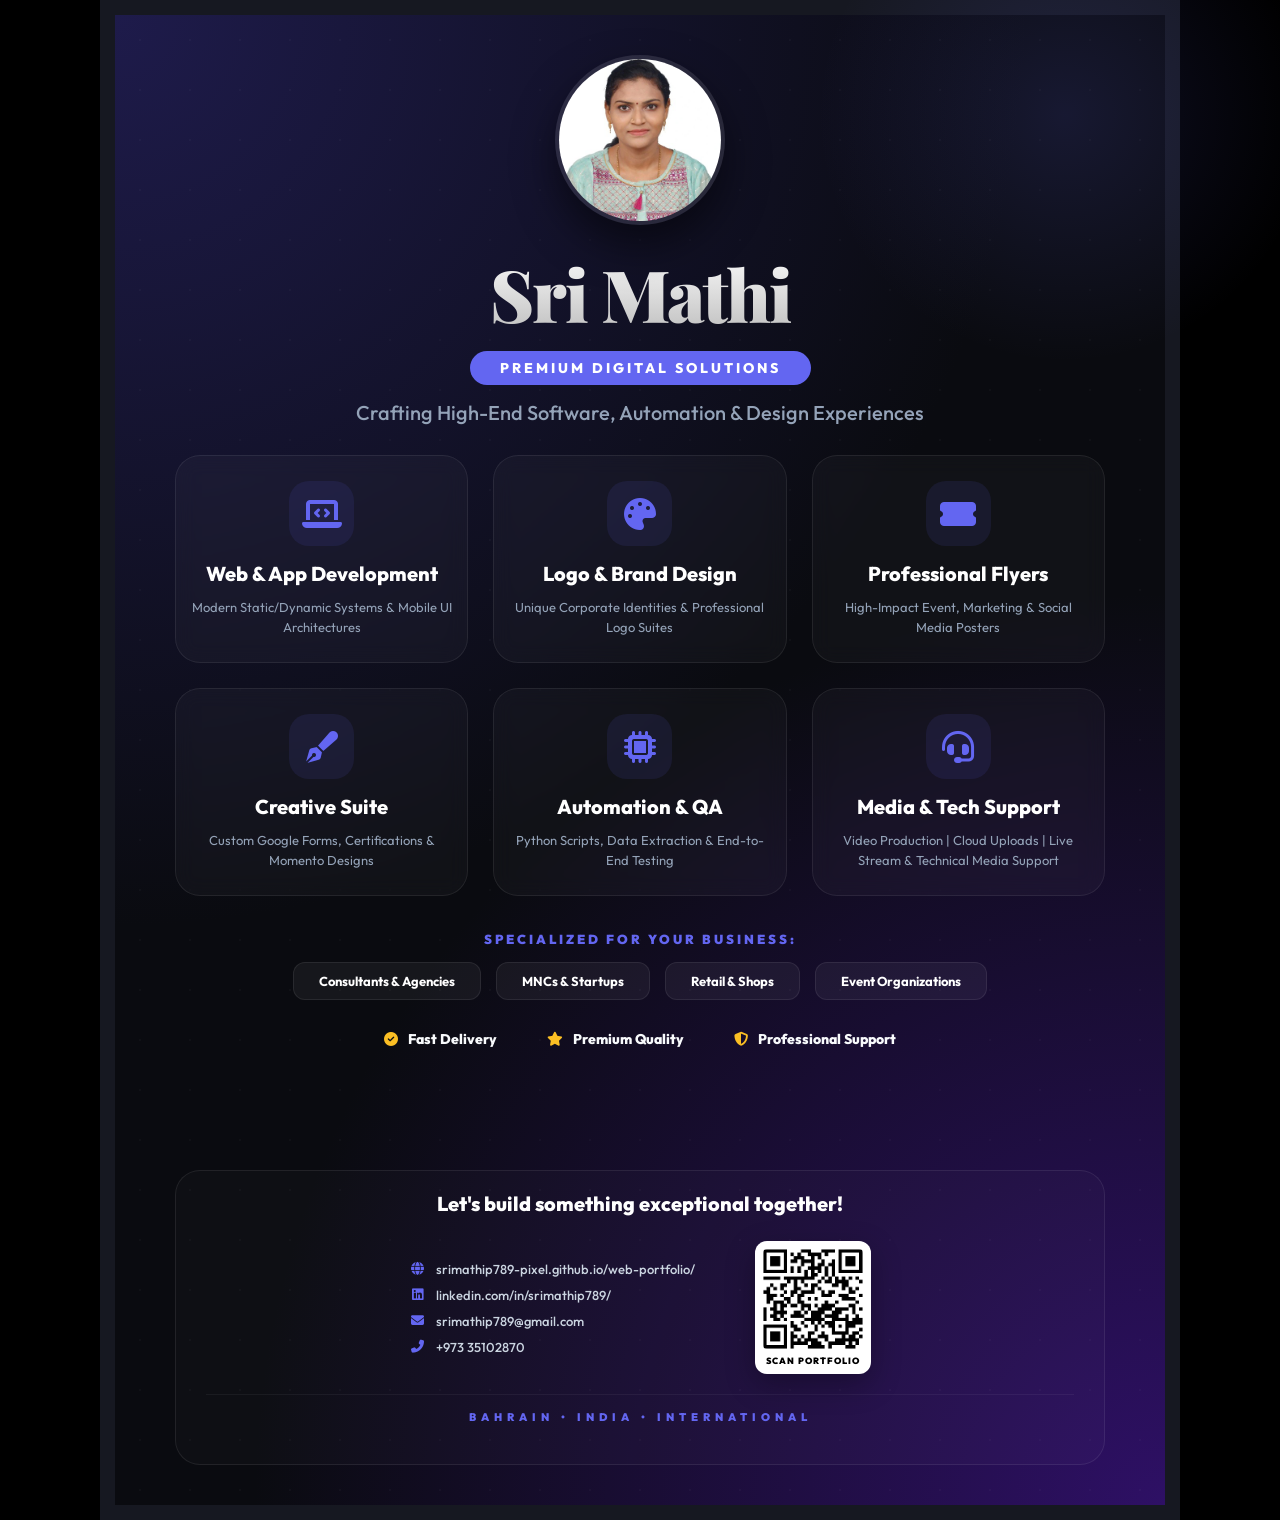
<file: freelance_poster/index.html>
<!DOCTYPE html>
<html lang="en">

<head>
    <meta charset="UTF-8">
    <meta name="viewport" content="width=device-width, initial-scale=1.0">
    <title>Sri Mathi - Premium Digital Freelance Solutions</title>
    <link
        href="https://fonts.googleapis.com/css2?family=Outfit:wght@300;400;500;600;700;800;900&family=Playfair+Display:ital,wght@0,700;0,900;1,700&display=swap"
        rel="stylesheet">
    <link rel="stylesheet" href="https://cdnjs.cloudflare.com/ajax/libs/font-awesome/6.4.0/css/all.min.css">
    <link rel="stylesheet" href="style.css">
</head>

<body>
    <div class="poster">
        <!-- Mild Background Layer -->
        <div class="mesh-bg"></div>

        <div class="poster-frame"></div>

        <div class="main-content">
            <!-- Header section with elegant profile -->
            <header class="hero-header">
                <div class="profile-container">
                    <img src="profile.png" alt="Sri Mathi" class="profile-img">
                </div>
                <h1 class="main-name">Sri Mathi</h1>
                <div class="hero-badge">PREMIUM DIGITAL SOLUTIONS</div>
                <p class="hero-tagline">Crafting High-End Software, Automation & Design Experiences</p>
            </header>

            <!-- Service Grid with detailed descriptions -->
            <section class="service-section">
                <div class="service-grid">
                    <div class="feature-card">
                        <div class="card-icon"><i class="fas fa-laptop-code"></i></div>
                        <h3>Web & App Development</h3>
                        <p>Modern Static/Dynamic Systems & Mobile UI Architectures</p>
                    </div>
                    <div class="feature-card">
                        <div class="card-icon"><i class="fas fa-palette"></i></div>
                        <h3>Logo & Brand Design</h3>
                        <p>Unique Corporate Identities & Professional Logo Suites</p>
                    </div>
                    <div class="feature-card">
                        <div class="card-icon"><i class="fas fa-ticket-alt"></i></div>
                        <h3>Professional Flyers</h3>
                        <p>High-Impact Event, Marketing & Social Media Posters</p>
                    </div>
                    <div class="feature-card">
                        <div class="card-icon"><i class="fas fa-pen-fancy"></i></div>
                        <h3>Creative Suite</h3>
                        <p>Custom Google Forms, Certifications & Momento Designs</p>
                    </div>
                    <div class="feature-card">
                        <div class="card-icon"><i class="fas fa-microchip"></i></div>
                        <h3>Automation & QA</h3>
                        <p>Python Scripts, Data Extraction & End-to-End Testing</p>
                    </div>
                    <div class="feature-card">
                        <div class="card-icon"><i class="fas fa-headset"></i></div>
                        <h3>Media & Tech Support</h3>
                        <p>Video Production | Cloud Uploads | Live Stream & Technical Media Support</p>
                    </div>
                </div>
            </section>



            <!-- Target Client Focus -->
            <section class="client-focus">
                <h2 class="label">SPECIALIZED FOR YOUR BUSINESS:</h2>
                <div class="client-pills">
                    <div class="pill">Consultants & Agencies</div>
                    <div class="pill">MNCs & Startups</div>
                    <div class="pill">Retail & Shops</div>
                    <div class="pill">Event Organizations</div>
                </div>
            </section>

            <!-- Value & Trust Bar -->
            <div class="trust-bar">
                <div class="trust-item"><i class="fas fa-check-circle"></i> Fast Delivery</div>
                <div class="trust-item"><i class="fas fa-star"></i> Premium Quality</div>
                <div class="trust-item"><i class="fas fa-shield-alt"></i> Professional Support</div>
            </div>

            <!-- Footer Details -->
            <footer class="footer-cta">
                <div class="cta-text">Let's build something exceptional together!</div>
                <div class="footer-content-wrapper">
                    <div class="footer-text-side">
                        <div class="contact-strip">
                            <a href="https://srimathip789-pixel.github.io/web-portfolio/" class="contact-link"
                                target="_blank">
                                <i class="fas fa-globe"></i> srimathip789-pixel.github.io/web-portfolio/
                            </a>
                            <a href="https://linkedin.com/in/srimathip789/" class="contact-link" target="_blank">
                                <i class="fab fa-linkedin"></i> linkedin.com/in/srimathip789/
                            </a>
                            <a href="mailto:srimathip789@gmail.com" class="contact-link">
                                <i class="fas fa-envelope"></i> srimathip789@gmail.com
                            </a>
                            <a href="tel:+97335102870" class="contact-link">
                                <i class="fas fa-phone-alt"></i> +973 35102870
                            </a>
                        </div>
                    </div>
                    <div class="qr-side">
                        <div class="qr-box">
                            <img src="qrcode.png" alt="Scan me" class="qr-code-img">
                            <div class="qr-label">SCAN PORTFOLIO</div>
                        </div>
                    </div>
                </div>
                <div class="geography">BAHRAIN • INDIA • INTERNATIONAL</div>
            </footer>
        </div>
    </div>
</body>

</html>
</file>
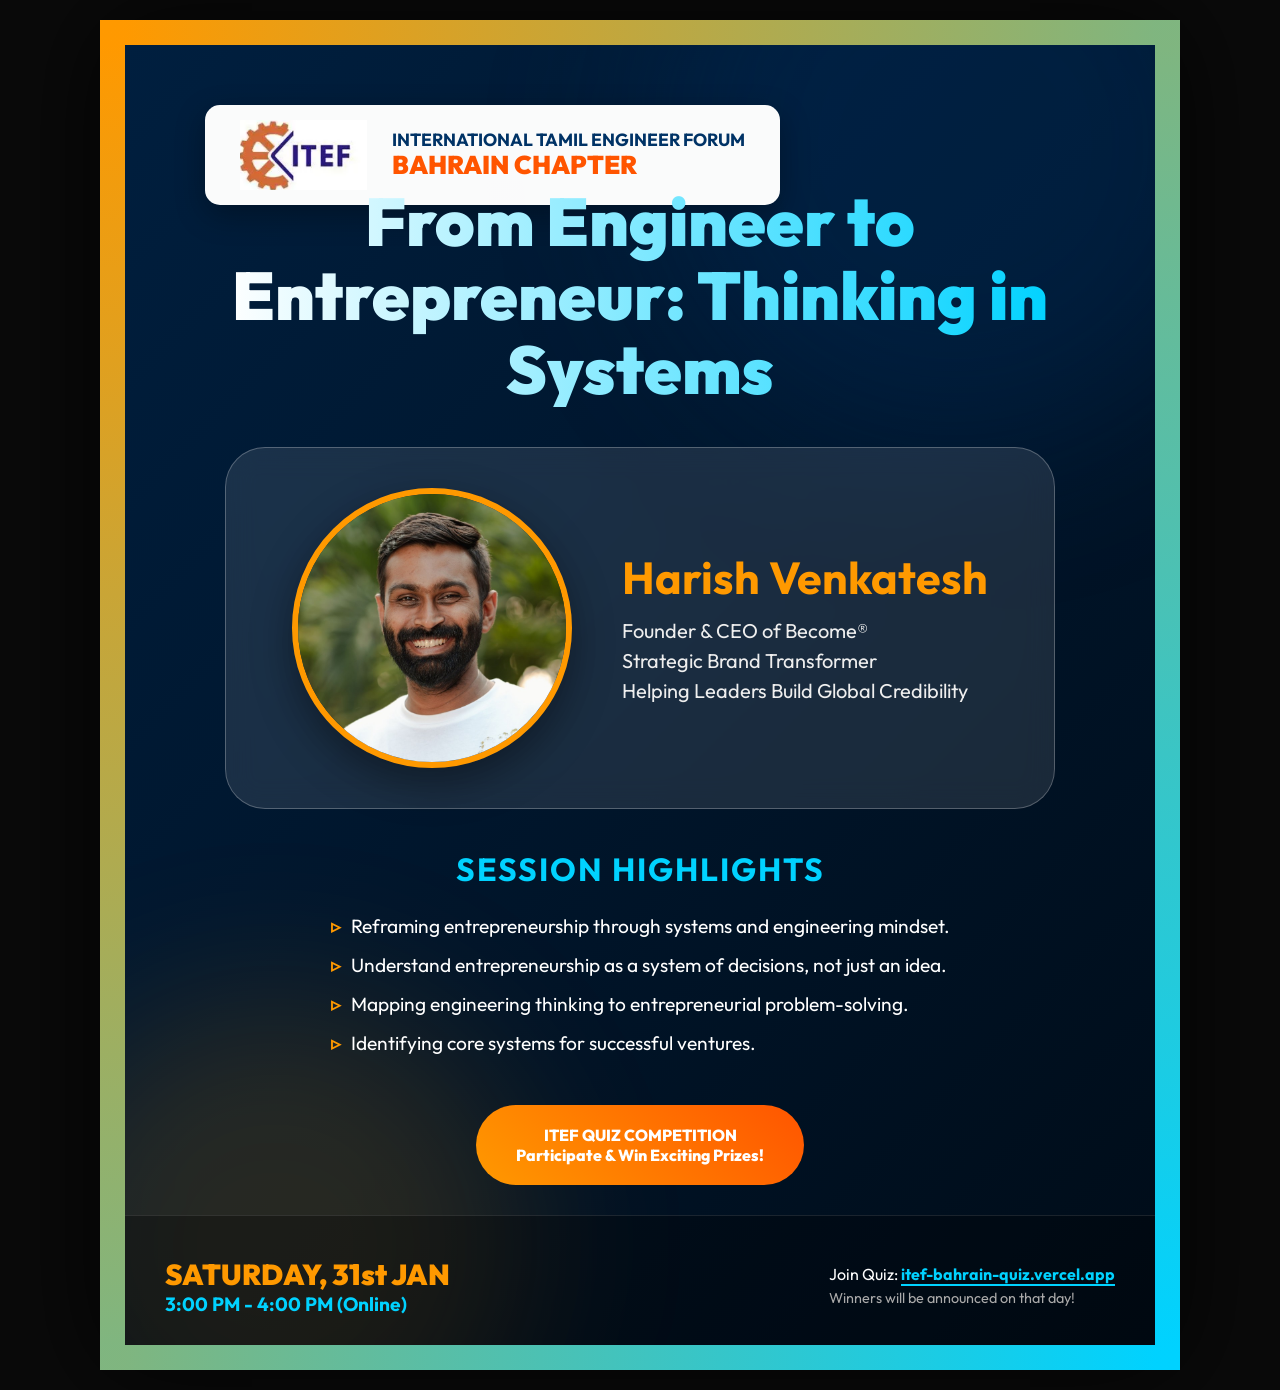
<file: poster/index.html>
<!DOCTYPE html>
<html lang="en">

<head>
    <meta charset="UTF-8">
    <meta name="viewport" content="width=device-width, initial-scale=1.0">
    <title>ITEF Bahrain Online Event Poster</title>
    <link rel="stylesheet" href="style.css">
    <link href="https://fonts.googleapis.com/css2?family=Outfit:wght@300;400;700;900&display=swap" rel="stylesheet">
</head>

<body>
    <div class="poster-container" id="poster">
        <div class="bg-circle circle-1"></div>
        <div class="bg-circle circle-2"></div>

        <header class="left-header">
            <div class="header-logo-group">
                <img src="itef_logo_only.png" alt="ITEF Logo" class="itef-side-logo">
                <div class="header-text-group">
                    <div class="chapter-text-small">International Tamil Engineer Forum</div>
                    <div class="chapter-name-small">Bahrain Chapter</div>
                </div>
            </div>
        </header>

        <main>
            <h1 class="event-title">From Engineer to Entrepreneur: Thinking in Systems</h1>

            <div class="speaker-section">
                <img src="speaker.png" alt="Harish Venkatesh" class="speaker-img">
                <div class="speaker-details">
                    <h2>Harish Venkatesh</h2>
                    <p>Founder & CEO of Become®<br>Strategic Brand Transformer<br>Helping Leaders Build Global
                        Credibility
                    </p>
                </div>
            </div>

            <div class="session-info">
                <h3>Session Highlights</h3>
                <div class="outcomes">
                    <div class="outcome-item">Reframing entrepreneurship through systems and engineering mindset.</div>
                    <div class="outcome-item">Understand entrepreneurship as a system of decisions, not just an idea.
                    </div>
                    <div class="outcome-item">Mapping engineering thinking to entrepreneurial problem-solving.</div>
                    <div class="outcome-item">Identifying core systems for successful ventures.</div>
                </div>
            </div>

            <div class="quiz-promo">
                ITEF QUIZ COMPETITION<br>
                Participate & Win Exciting Prizes!
            </div>
        </main>

        <footer>
            <div class="date-time">
                <span class="date">SATURDAY, 31st JAN</span>
                <span class="time">3:00 PM - 4:00 PM (Online)</span>
            </div>
            <div class="links">
                <p>Join Quiz: <a href="https://itef-bahrain-quiz.vercel.app/"
                        class="quiz-link">itef-bahrain-quiz.vercel.app</a></p>
                <p style="margin-top: 5px; font-size: 0.9rem; color: #aaa;">Winners will be announced on that day!</p>
            </div>
        </footer>
    </div>
</body>

</html>
</file>
<file: freelance_poster/style.css>
:root {
    --bg-main: #0a0b10;
    --primary: #6366f1;
    --primary-glow: rgba(99, 102, 241, 0.15);
    --accent: #fbbf24;
    --text-head: #ffffff;
    --text-body: #94a3b8;
    --white: #ffffff;
    --card-bg: rgba(255, 255, 255, 0.03);
    --border-light: rgba(255, 255, 255, 0.08);
}

* {
    margin: 0;
    padding: 0;
    box-sizing: border-box;
    -webkit-font-smoothing: antialiased;
}

body {
    background-color: #000;
    display: flex;
    justify-content: center;
    align-items: center;
    min-height: 100vh;
    font-family: 'Outfit', sans-serif;
}

.poster {
    width: 1080px;
    height: 1520px;
    background-color: var(--bg-main);
    position: relative;
    /* Removed overflow: hidden to prevent clipping */
    color: var(--text-head);
    border: 15px solid #161821;
}

/* Sophisticated Dark Background Design */
.mesh-bg {
    position: absolute;
    width: 100%;
    height: 100%;
    z-index: 1;
    background:
        radial-gradient(circle at 0% 0%, #1e1b4b 0%, transparent 50%),
        radial-gradient(circle at 100% 100%, #2e1065 0%, transparent 50%),
        #0a0b10;
}

/* Subtle Technical Grid for Dark Theme */
.mesh-bg::after {
    content: '';
    position: absolute;
    top: 0;
    left: 0;
    right: 0;
    bottom: 0;
    background-image: radial-gradient(rgba(255, 255, 255, 0.05) 1px, transparent 1px);
    background-size: 50px 50px;
    opacity: 0.5;
}

/* Elegant Light Accents */
.mesh-bg::before {
    content: '';
    position: absolute;
    top: -150px;
    right: -150px;
    width: 500px;
    height: 500px;
    background: radial-gradient(circle, var(--primary-glow) 0%, transparent 70%);
    border-radius: 50%;
}

.main-content {
    position: relative;
    z-index: 10;
    height: 100%;
    display: flex;
    flex-direction: column;
    align-items: center;
    padding: 40px 60px;
    /* Reduced from 60px 80px */
}

/* Hero Header */
.hero-header {
    text-align: center;
    margin-bottom: 30px;
    /* Reduced from 40px */
    display: flex;
    flex-direction: column;
    align-items: center;
}

.profile-container {
    position: relative;
    width: 170px;
    /* Reduced from 200px */
    height: 170px;
    margin-bottom: 20px;
}

.profile-img {
    width: 100%;
    height: 100%;
    border-radius: 50%;
    border: 4px solid rgba(255, 255, 255, 0.1);
    object-fit: cover;
    box-shadow: 0 20px 40px rgba(0, 0, 0, 0.5);
}

.main-name {
    font-family: 'Playfair Display', serif;
    font-size: 72px;
    /* Reduced from 84px */
    font-weight: 950;
    letter-spacing: -2px;
    margin-bottom: 10px;
    background: linear-gradient(to bottom, #fff, #bbb);
    -webkit-background-clip: text;
    background-clip: text;
    -webkit-text-fill-color: transparent;
}

.hero-badge {
    background: var(--primary);
    color: var(--white);
    padding: 8px 30px;
    border-radius: 50px;
    font-size: 14px;
    font-weight: 800;
    letter-spacing: 3px;
    margin-bottom: 15px;
}

.hero-tagline {
    font-size: 20px;
    font-weight: 500;
    color: var(--text-body);
    max-width: 700px;
}

/* Service Grid */
.service-grid {
    display: grid;
    grid-template-columns: repeat(3, 1fr);
    gap: 25px;
    margin-bottom: 35px;
    /* Reduced from 50px */
    width: 100%;
}

.feature-card {
    background: var(--card-bg);
    padding: 25px 15px;
    /* Reduced from 35px 20px */
    border-radius: 25px;
    text-align: center;
    border: 1px solid var(--border-light);
    backdrop-filter: blur(10px);
    transition: all 0.3s ease;
}

.feature-card:hover {
    transform: translateY(-8px);
    background: rgba(255, 255, 255, 0.06);
    border-color: var(--primary);
}

.card-icon {
    font-size: 32px;
    color: var(--primary);
    background: rgba(99, 102, 241, 0.1);
    width: 65px;
    height: 65px;
    border-radius: 20px;
    display: flex;
    align-items: center;
    justify-content: center;
    margin: 0 auto 15px;
}

.feature-card h3 {
    font-size: 20px;
    font-weight: 800;
    margin-bottom: 12px;
    color: #fff;
}

.feature-card p {
    font-size: 13px;
    color: var(--text-body);
    line-height: 1.5;
}



/* Client Focus */
.client-focus {
    width: 100%;
    text-align: center;
    margin-bottom: 30px;
    /* Reduced from 40px */
}

.label {
    font-size: 13px;
    font-weight: 900;
    color: var(--primary);
    letter-spacing: 3px;
    margin-bottom: 15px;
}

.client-pills {
    display: flex;
    justify-content: center;
    gap: 15px;
}

.pill {
    background: rgba(255, 255, 255, 0.05);
    color: #fff;
    padding: 10px 25px;
    border-radius: 12px;
    font-size: 13px;
    font-weight: 700;
    border: 1px solid var(--border-light);
}

/* Trust Bar */
.trust-bar {
    display: flex;
    justify-content: center;
    /* Added for proper alignment */
    gap: 50px;
    margin-bottom: 35px;
}

.trust-item {
    font-size: 14px;
    font-weight: 800;
    color: #f8fafc;
    display: flex;
    align-items: center;
    gap: 10px;
}

.trust-item i {
    color: var(--accent);
}

/* Footer Section */
.footer-cta {
    width: 100%;
    margin-top: auto;
    text-align: center;
    background: rgba(255, 255, 255, 0.02);
    padding: 20px 30px;
    /* Reduced padding further */
    border-radius: 25px;
    border: 1px solid var(--border-light);
}

.footer-content-wrapper {
    display: flex;
    justify-content: center;
    /* Center the group */
    align-items: center;
    gap: 60px;
    /* Increased gap for balance */
    margin-bottom: 20px;
}

.footer-text-side {
    text-align: left;
}

.cta-text {
    font-size: 20px;
    font-weight: 800;
    margin-bottom: 25px;
    /* Increased margin for breathing room */
    color: #fff;
    text-align: center;
    /* Explicitly centered */
}

.contact-strip {
    display: flex;
    flex-direction: column;
    /* List style for better spacing with QR */
    gap: 10px;
}

.contact-link {
    font-size: 13px;
    font-weight: 500;
    color: #cbd5e1;
    display: flex;
    align-items: center;
    gap: 10px;
    text-decoration: none;
    transition: color 0.2s ease;
}

.contact-link:hover {
    color: var(--primary);
}

.contact-link i {
    color: var(--primary);
    width: 16px;
    text-align: center;
}

/* QR Code Styling */
.qr-side {
    flex-shrink: 0;
}

.qr-box {
    background: #fff;
    padding: 8px;
    border-radius: 12px;
    display: flex;
    flex-direction: column;
    align-items: center;
    box-shadow: 0 10px 30px rgba(0, 0, 0, 0.3);
}

.qr-code-img {
    width: 100px;
    height: 100px;
    border-radius: 4px;
}

.qr-label {
    margin-top: 6px;
    font-size: 9px;
    font-weight: 900;
    color: #000;
    letter-spacing: 1px;
}

.geography {
    margin-top: 15px;
    font-size: 11px;
    font-weight: 900;
    letter-spacing: 5px;
    color: var(--primary);
    border-top: 1px solid rgba(255, 255, 255, 0.05);
    padding-top: 15px;
    padding-bottom: 20px;
    /* Added padding to ensure it's not on the very edge */
}
</file>
<file: poster/style.css>
* {
    margin: 0;
    padding: 0;
    box-sizing: border-box;
    font-family: 'Outfit', 'Inter', sans-serif;
}

:root {
    --primary: #003366;
    --secondary: #ff9900;
    --accent: #00d2ff;
    --dark: #0a0a0a;
    --light: #f4f4f4;
    --glass: rgba(255, 255, 255, 0.1);
}

body {
    background: var(--dark);
    display: flex;
    justify-content: center;
    align-items: center;
    min-height: 100vh;
    padding: 20px;
    overflow: hidden;
}

.poster-container {
    width: 1080px;
    height: 1350px;
    background: linear-gradient(135deg, #001f3f 0%, #000c18 100%);
    position: relative;
    border: 25px solid transparent;
    border-image: linear-gradient(to bottom right, var(--secondary), var(--accent)) 1;
    display: flex;
    flex-direction: column;
    overflow: hidden;
    color: white;
    box-shadow: 0 0 100px rgba(0, 0, 0, 0.8);
}

/* Abstract Background Elements */
.bg-circle {
    position: absolute;
    border-radius: 50%;
    filter: blur(80px);
    z-index: 1;
}

.circle-1 {
    width: 600px;
    height: 600px;
    background: rgba(0, 51, 102, 0.3);
    top: -200px;
    right: -100px;
}

.circle-2 {
    width: 500px;
    height: 500px;
    background: rgba(255, 153, 0, 0.15);
    bottom: -150px;
    left: -100px;
}

.left-header {
    z-index: 10;
    padding: 60px 80px 20px 80px;
    width: 100%;
}

.header-logo-group {
    display: flex;
    align-items: center;
    gap: 25px;
    background: rgba(255, 255, 255, 0.98);
    padding: 15px 35px;
    border-radius: 15px;
    width: fit-content;
    box-shadow: 0 10px 30px rgba(0, 0, 0, 0.3);
}

.itef-side-logo {
    height: 70px;
    width: auto;
}

.header-text-group {
    display: flex;
    flex-direction: column;
    justify-content: center;
}

.chapter-text-small {
    font-size: 1.1rem;
    font-weight: 700;
    color: var(--primary);
    text-transform: uppercase;
    line-height: 1.2;
}

.chapter-name-small {
    font-size: 1.6rem;
    font-weight: 900;
    color: #ff5500;
    text-transform: uppercase;
    line-height: 1.2;
}

main {
    z-index: 10;
    flex: 1;
    display: flex;
    flex-direction: column;
    align-items: center;
    justify-content: center;
    padding: 0 100px;
    margin-top: -40px;
    /* Slight offset to visually center between header and footer */
}

.event-title {
    font-size: 4.2rem;
    text-align: center;
    font-weight: 900;
    margin-bottom: 40px;
    line-height: 1.1;
    background: linear-gradient(to right, #fff, var(--accent));
    -webkit-background-clip: text;
    background-clip: text;
    -webkit-text-fill-color: transparent;
    width: 100%;
}


.speaker-section {
    display: flex;
    align-items: center;
    justify-content: center;
    gap: 50px;
    background: var(--glass);
    backdrop-filter: blur(15px);
    padding: 40px 60px;
    border-radius: 40px;
    border: 1px solid rgba(255, 255, 255, 0.25);
    margin-bottom: 40px;
    width: 100%;
}

.speaker-img {
    width: 280px;
    height: 280px;
    border-radius: 50%;
    border: 6px solid var(--secondary);
    object-fit: cover;
    box-shadow: 0 15px 40px rgba(0, 0, 0, 0.4);
}

.speaker-details {
    display: flex;
    flex-direction: column;
    justify-content: center;
}

.speaker-details h2 {
    font-size: 2.8rem;
    color: var(--secondary);
    margin-bottom: 10px;
}

.speaker-details p {
    font-size: 1.25rem;
    color: #eee;
    line-height: 1.5;
}

.session-info {
    width: 100%;
    text-align: center;
    margin-bottom: 50px;
}

.session-info h3 {
    font-size: 2rem;
    color: var(--accent);
    margin-bottom: 25px;
    text-transform: uppercase;
    letter-spacing: 2px;
}

.outcomes {
    display: inline-flex;
    flex-direction: column;
    gap: 15px;
    text-align: left;
    font-size: 1.2rem;
    margin: 0 auto;
}

.outcome-item {
    display: flex;
    align-items: flex-start;
    gap: 10px;
}

.outcome-item::before {
    content: '▹';
    color: var(--secondary);
    font-weight: bold;
}

.quiz-promo {
    background: linear-gradient(45deg, var(--secondary), #ff5500);
    padding: 20px 40px;
    border-radius: 50px;
    color: white;
    font-weight: 800;
    text-align: center;
    margin-bottom: 30px;
    animation: pulse 2s infinite;
}

@keyframes pulse {
    0% {
        transform: scale(1);
        box-shadow: 0 0 0 0 rgba(255, 153, 0, 0.7);
    }

    70% {
        transform: scale(1.05);
        box-shadow: 0 0 0 20px rgba(255, 153, 0, 0);
    }

    100% {
        transform: scale(1);
        box-shadow: 0 0 0 0 rgba(255, 153, 0, 0);
    }
}

footer {
    z-index: 10;
    padding: 40px;
    border-top: 1px solid rgba(255, 255, 255, 0.1);
    display: flex;
    justify-content: space-between;
    align-items: center;
    background: rgba(0, 0, 0, 0.3);
}

.date-time {
    display: flex;
    flex-direction: column;
}

.date-time .date {
    font-size: 1.8rem;
    font-weight: 900;
    color: var(--secondary);
}

.date-time .time {
    font-size: 1.2rem;
    font-weight: 700;
    color: var(--accent);
}

.quiz-link {
    color: var(--accent);
    text-decoration: none;
    font-weight: 700;
    border-bottom: 2px solid var(--accent);
}

.winner-announcement {
    position: absolute;
    top: 50px;
    right: -40px;
    background: #ff0000;
    color: white;
    padding: 10px 100px;
    transform: rotate(45deg);
    font-weight: 900;
    font-size: 1rem;
    box-shadow: 0 5px 15px rgba(0, 0, 0, 0.5);
    z-index: 100;
}
</file>
